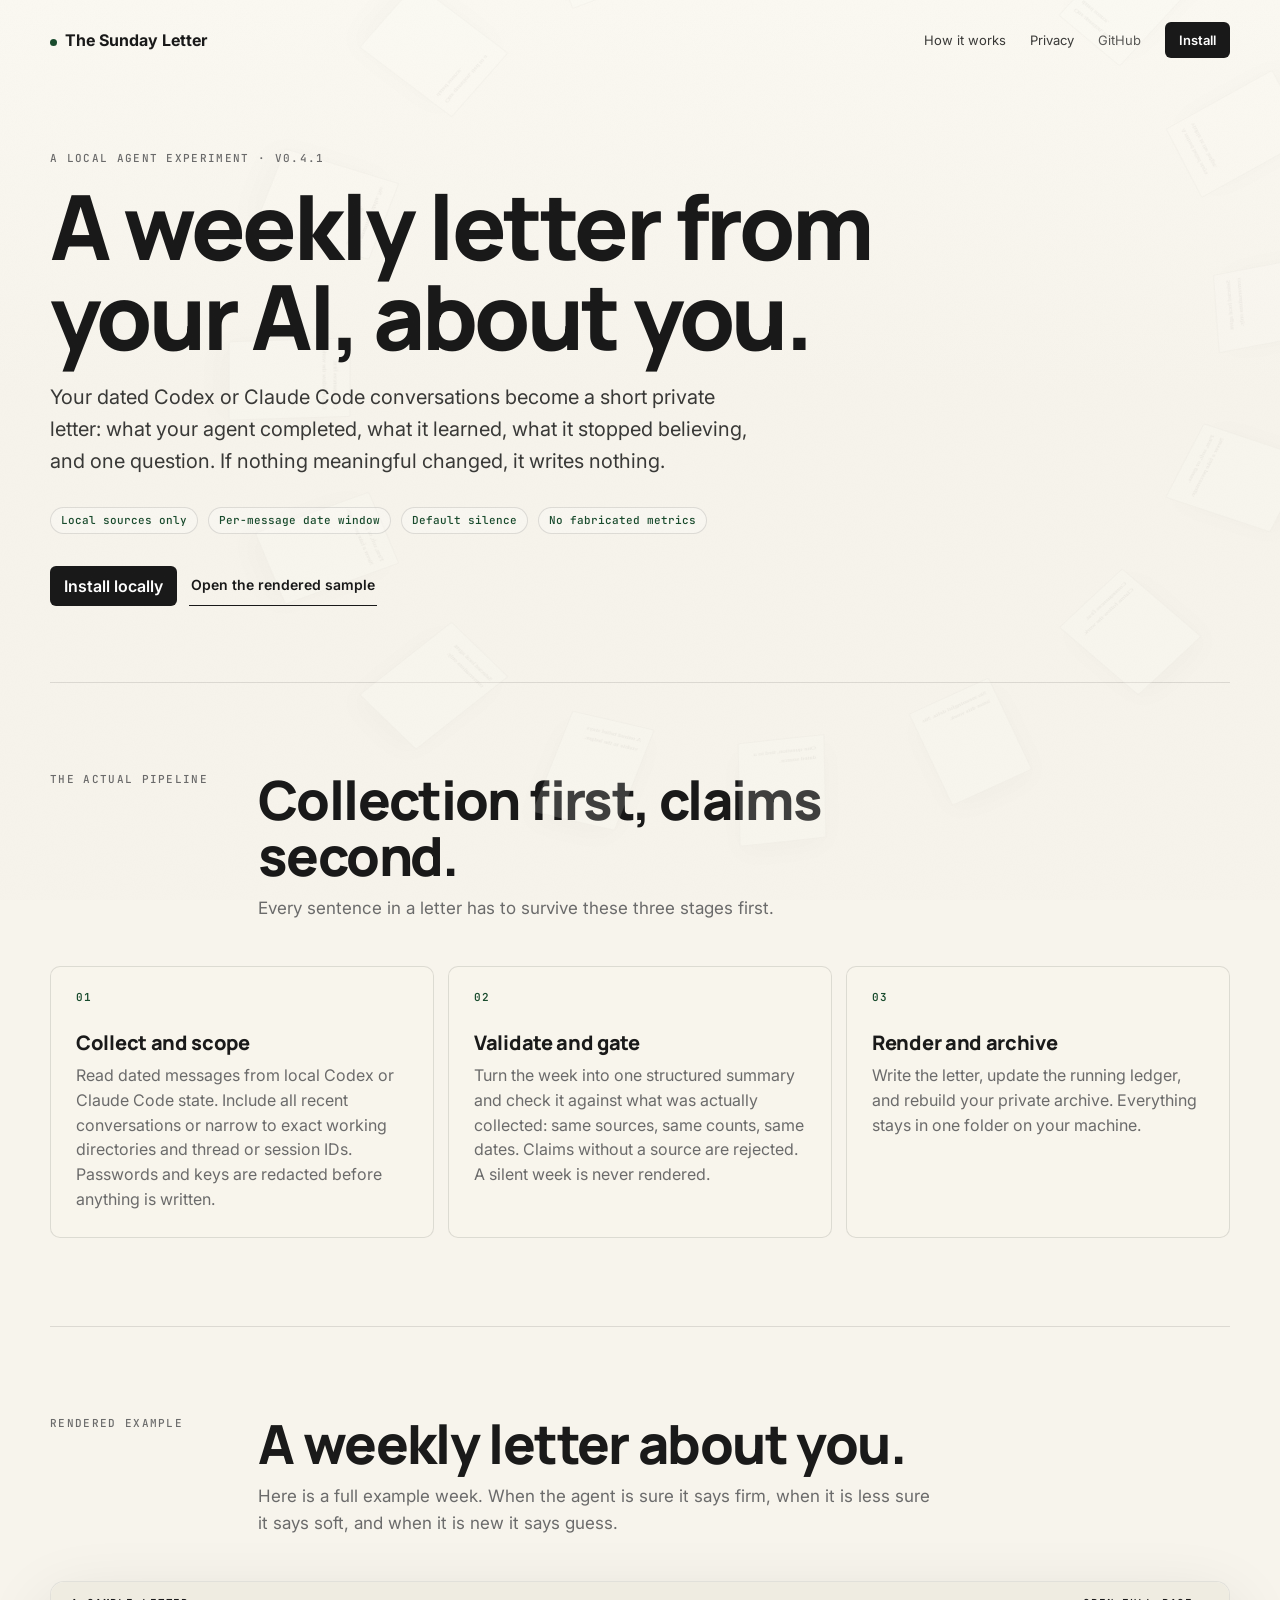
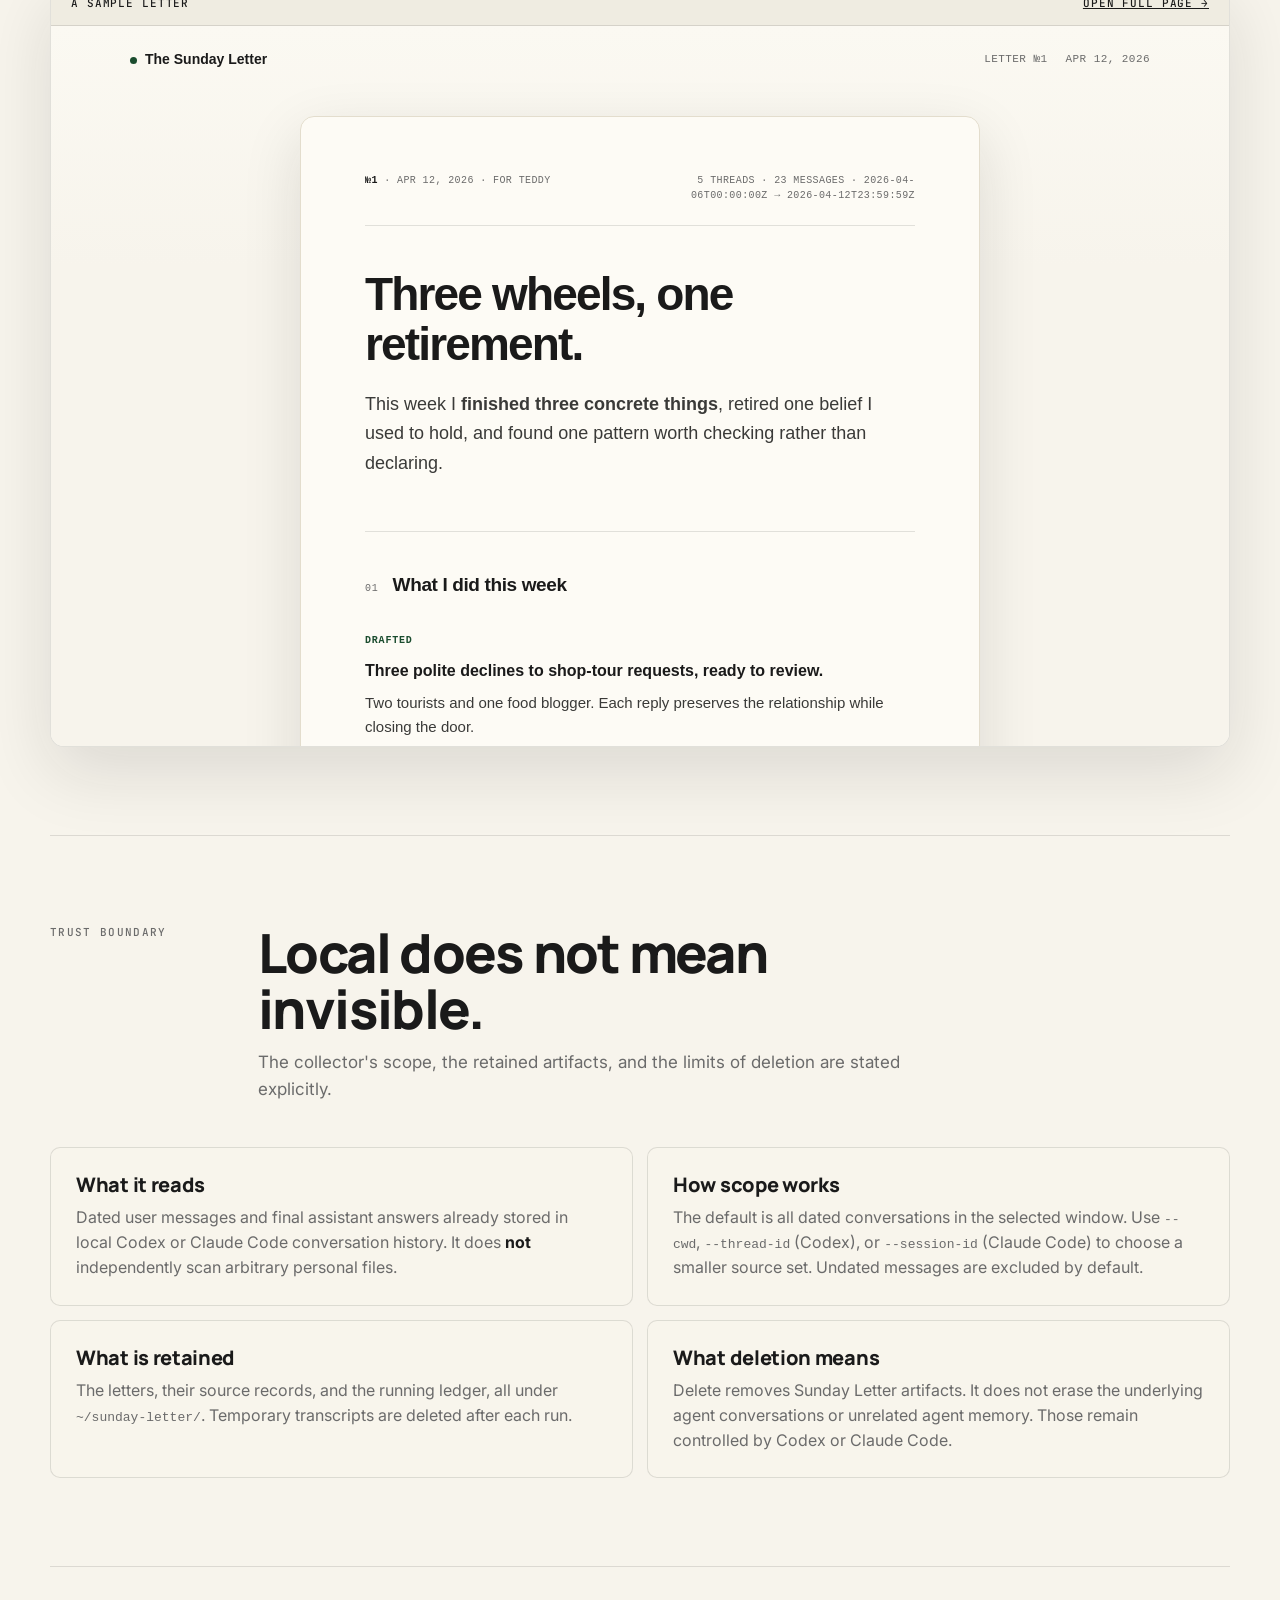
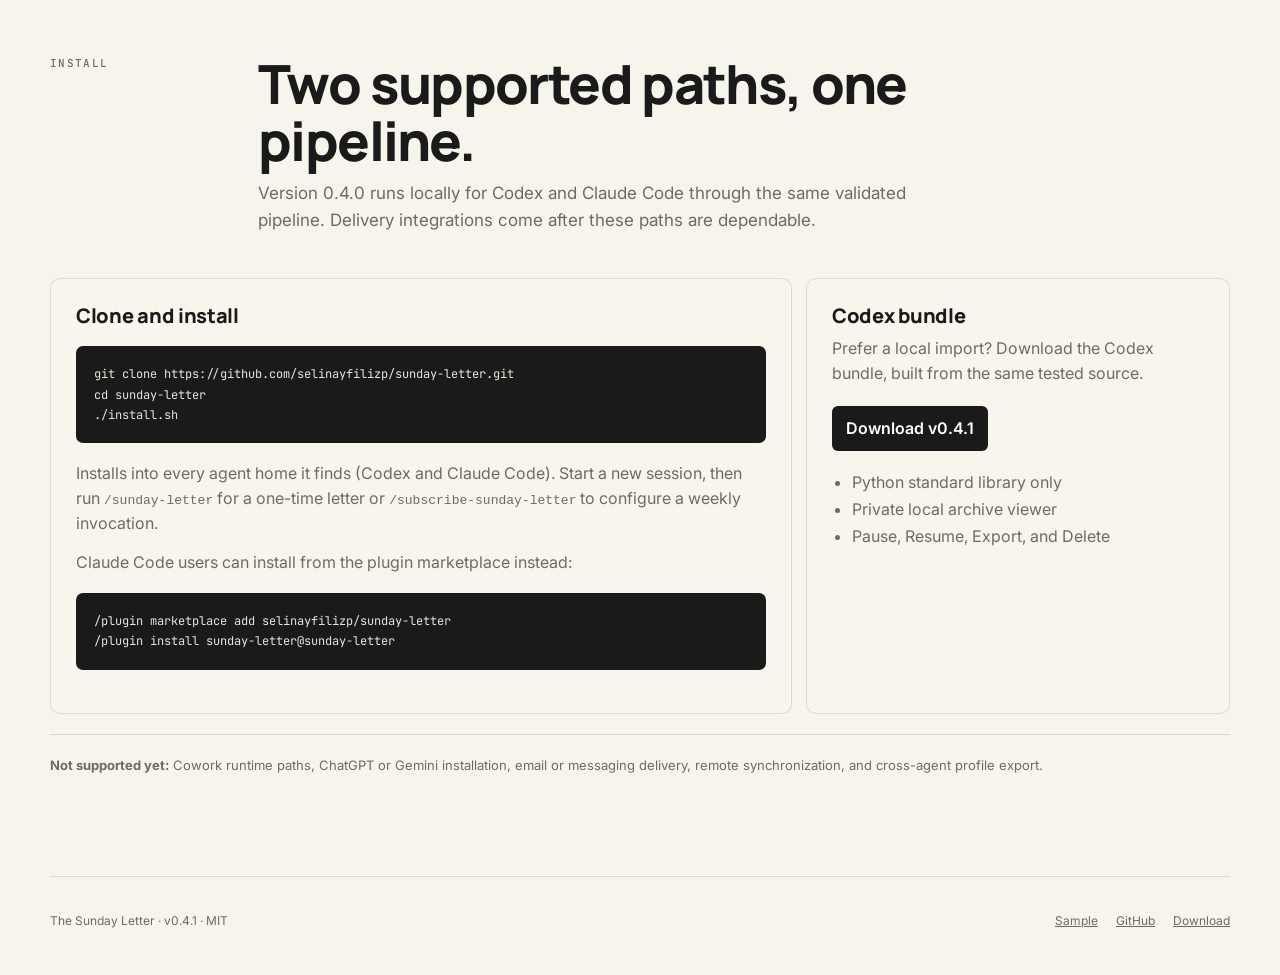
<file: docs/index.html>
<!doctype html>
<html lang="en">
<head>
  <meta charset="utf-8">
  <meta name="viewport" content="width=device-width,initial-scale=1">
  <meta name="description" content="A private local weekly letter grounded in dated Codex or Claude Code conversations. It writes only when something meaningful changed.">
  <link rel="icon" href="data:image/svg+xml,%3Csvg xmlns='http://www.w3.org/2000/svg' viewBox='0 0 32 32'%3E%3Ccircle cx='16' cy='16' r='13' fill='%23315c45'/%3E%3C/svg%3E">
  <title>The Sunday Letter · A local weekly reflection</title>
<meta property="og:type" content="website">
<meta property="og:title" content="The Sunday Letter, a weekly letter from your AI, about you">
<meta property="og:description" content="Your dated Codex or Claude Code conversations become a short private letter. Default is silence: no meaningful change, no letter.">
<meta property="og:url" content="https://selinayfilizp.github.io/sunday-letter/">
<meta property="og:image" content="https://selinayfilizp.github.io/sunday-letter/og.png">
<meta property="og:image:width" content="1200">
<meta property="og:image:height" content="630">
<meta name="twitter:card" content="summary_large_image">
<meta name="twitter:title" content="The Sunday Letter, a weekly letter from your AI, about you">
<meta name="twitter:description" content="Your dated Codex or Claude Code conversations become a short private letter. Default is silence: no meaningful change, no letter.">
<meta name="twitter:image" content="https://selinayfilizp.github.io/sunday-letter/og.png">

  <link rel="preconnect" href="https://fonts.googleapis.com">
  <link rel="preconnect" href="https://fonts.gstatic.com" crossorigin>
  <link href="https://fonts.googleapis.com/css2?family=Homemade+Apple&family=Inter:wght@400;500;600;700&family=JetBrains+Mono:wght@400;500;600&family=Manrope:wght@700;800&display=swap" rel="stylesheet">
  <style>
    :root {
      --paper:#f7f4ec; --paper-2:#efece1; --card:#fdfbf5; --ink:#1a1a1a;
      --ink-2:#3a3a38; --muted:#6b6b6b; --faint:#9b978d; --green:#1a4c2e;
      --rule:rgba(26,26,26,.12); --shadow:0 24px 70px rgba(26,26,26,.12);
      --ui:Inter,-apple-system,BlinkMacSystemFont,"Segoe UI",sans-serif;
      --mono:"JetBrains Mono",ui-monospace,SFMono-Regular,Menlo,monospace;
      --serif:"Manrope",Inter,-apple-system,sans-serif; --hand:"Homemade Apple",cursive;
    }
    *{box-sizing:border-box} html{scroll-behavior:smooth} body{margin:0;background:linear-gradient(#fbf9f2 0,#f7f4ec 390px);color:var(--ink);font-family:var(--ui);overflow-x:hidden} em,i{font-style:normal}
    body::after{content:"";position:fixed;inset:0;z-index:1000;pointer-events:none;opacity:.38;background-image:url("data:image/svg+xml,%3Csvg xmlns='http://www.w3.org/2000/svg' width='140' height='140'%3E%3Cfilter id='n'%3E%3CfeTurbulence type='fractalNoise' baseFrequency='.9' numOctaves='2'/%3E%3CfeColorMatrix values='0 0 0 0 0 0 0 0 0 0 0 0 0 0 0 0 0 0 .025 0'/%3E%3C/filter%3E%3Crect width='140' height='140' filter='url(%23n)'/%3E%3C/svg%3E")}
    a{color:inherit}.topbar{width:min(1180px,calc(100% - 40px));margin:auto;padding:22px 0;display:flex;align-items:center;justify-content:space-between;gap:20px}
    .wordmark{font-weight:700;text-decoration:none;white-space:nowrap}.dot{display:inline-block;width:7px;height:7px;border-radius:50%;background:var(--green);margin-right:8px}
    nav{display:flex;align-items:center;gap:24px;font-size:13px}nav a{text-decoration:none;color:var(--ink-2)}.pill{display:inline-block;background:var(--ink);color:white!important;border-radius:6px;padding:10px 14px;text-decoration:none;font-weight:600}
    .hero{position:relative;width:min(1180px,calc(100% - 40px));margin:70px auto 76px;isolation:isolate}.hero>*:not(.hero-orbit){position:relative;z-index:2}.eyebrow,.kicker{font:500 11px/1.5 var(--mono);letter-spacing:.12em;text-transform:uppercase;color:var(--muted)}
    h1{max-width:940px;margin:14px 0 20px;font:800 clamp(46px,7.2vw,90px)/1.0 var(--serif);letter-spacing:-.035em}.hero p{max-width:700px;margin:0;color:var(--ink-2);font-size:20px;line-height:1.6}
    .badges{display:flex;flex-wrap:wrap;gap:10px;margin-top:30px}.badge{border:1px solid var(--rule);border-radius:999px;padding:7px 10px;font:500 11px/1 var(--mono);color:var(--green);background:rgba(255,255,255,.25)}
    .hero-actions{display:flex;flex-wrap:wrap;gap:12px;margin-top:32px}.secondary{display:inline-block;border-bottom:1px solid var(--ink);padding:10px 2px 6px;text-decoration:none;font-weight:600;font-size:14px}
    .section{width:min(1180px,calc(100% - 40px));margin:0 auto;padding:88px 0;border-top:1px solid var(--rule)}.section-head{display:grid;grid-template-columns:180px minmax(0,680px);gap:28px;margin-bottom:44px}
    h2{margin:0;font:800 clamp(32px,4.6vw,54px)/1.04 var(--serif);letter-spacing:-.03em}.section-head p{margin:12px 0 0;color:var(--muted);font-size:17px;line-height:1.6}
    .steps{display:grid;grid-template-columns:repeat(3,1fr);gap:14px}.step,.trust-card,.install-card{background:rgba(248,245,236,.72);border:1px solid var(--rule);border-radius:10px;padding:25px}
    .num{font:600 11px/1 var(--mono);color:var(--green);letter-spacing:.1em}.step h3,.trust-card h3,.install-card h3{margin:28px 0 8px;font:800 20px/1.2 var(--serif);letter-spacing:-.015em}.step p,.trust-card p,.install-card p{margin:0;color:var(--muted);line-height:1.55}
    .sample{background:var(--card);border:1px solid var(--rule);border-radius:14px;box-shadow:var(--shadow);overflow:hidden}.sample-bar{display:flex;align-items:center;justify-content:space-between;gap:20px;padding:16px 20px;background:var(--paper-2);border-bottom:1px solid var(--rule);font:500 11px/1 var(--mono);text-transform:uppercase;letter-spacing:.08em}.sample iframe{display:block;width:100%;height:720px;border:0;background:var(--paper)}
    .trust-grid{display:grid;grid-template-columns:repeat(2,1fr);gap:14px}.trust-card h3{margin-top:0}.trust-card strong{color:var(--ink)}
    .install-grid{display:grid;grid-template-columns:1.4fr .8fr;gap:14px}.install-card h3{margin-top:0}.code{margin:18px 0;padding:18px;border-radius:7px;background:#1a1a1a;color:#e9e5da;overflow:auto;font:12px/1.7 var(--mono);white-space:pre}.install-card ul{margin:18px 0 0;padding-left:20px;color:var(--muted);line-height:1.7}
    .non-goals{margin-top:20px;padding-top:20px;border-top:1px solid var(--rule);color:var(--muted);font-size:13px;line-height:1.6}
    footer{width:min(1180px,calc(100% - 40px));margin:auto;padding:36px 0 48px;border-top:1px solid var(--rule);display:flex;justify-content:space-between;gap:20px;color:var(--muted);font-size:12px}footer div{display:flex;gap:18px}
    #intro{position:fixed;inset:0;z-index:2000;display:flex;align-items:center;justify-content:center;overflow:hidden;background:#0b0a08;color:#efe7d2;cursor:pointer;transition:opacity .7s ease}
    #intro[hidden]{display:none}#intro.done{opacity:0;pointer-events:none}.vortex-stage{position:absolute;inset:0;display:flex;align-items:center;justify-content:center;perspective:1500px;transition:transform 1s cubic-bezier(.6,0,.3,1),opacity .75s ease}#intro.open .vortex-stage{transform:scale(4.4);opacity:0}
    .vortex-tilt{transform:rotateX(58deg) rotateZ(-14deg);transform-style:preserve-3d}.vortex-ring{position:relative;width:0;height:0;transform-style:preserve-3d;animation:vortex-spin 26s linear infinite}.vortex-wrap{position:absolute;transform:rotateY(var(--angle)) translateZ(var(--radius));transform-style:preserve-3d}.vortex-card{position:absolute;left:-46px;top:-64px;width:92px;height:128px;padding:9px 8px;overflow:hidden;border-radius:2px;background:linear-gradient(160deg,#f3ecd9,#e5d8bb);box-shadow:0 0 26px rgba(0,0,0,.55);color:rgba(62,46,24,.76);font:7px/1.5 var(--hand);transform:rotateX(96deg) rotate(var(--jitter));opacity:0;transition:opacity .8s ease var(--delay)}#intro.assembled .vortex-card{opacity:1}
    @keyframes vortex-spin{to{transform:rotateY(-360deg)}}.intro-copy{position:relative;z-index:2;text-align:center;font:12px/1.6 var(--mono);letter-spacing:.28em;text-transform:uppercase}.intro-copy small{display:block;margin-top:12px;color:rgba(239,231,210,.45);font-size:9px}.intro-dot{display:inline-block;width:7px;height:7px;margin-right:10px;border-radius:50%;background:var(--green)}
    .hero-orbit{position:absolute;z-index:0;left:62%;top:42%;pointer-events:none;opacity:.17}.hero-orbit .vortex-tilt{transform:rotateX(64deg) rotateZ(-10deg)}.hero-orbit .vortex-ring{animation-duration:70s}.hero-orbit .vortex-card{width:88px;height:122px;left:-44px;top:-61px;opacity:1;background:var(--card);border:1px solid var(--rule);box-shadow:0 12px 30px rgba(26,22,12,.12);color:rgba(26,26,26,.42)}
    @media(max-width:800px){nav a:not(.pill){display:none}.hero{margin:44px auto 58px}.hero p{font-size:17px}.section{padding:64px 0}.section-head{grid-template-columns:1fr}.steps,.trust-grid,.install-grid{grid-template-columns:1fr}.sample iframe{height:620px}.topbar{width:min(100% - 28px,1180px)}.hero,.section,footer{width:min(100% - 28px,1180px)}footer{flex-direction:column}}
    @media(prefers-reduced-motion:reduce){*,*::before,*::after{animation-duration:.01s!important;transition-duration:.01s!important}html{scroll-behavior:auto}}
  </style>
</head>
<body>
  <div id="intro" hidden role="button" tabindex="0" aria-label="Open The Sunday Letter">
    <div class="vortex-stage" aria-hidden="true"><div class="vortex-tilt"><div class="vortex-ring" id="intro-ring"></div></div></div>
    <div class="intro-copy"><span class="intro-dot"></span>The Sunday Letter<small>Click to open · plays once per session</small></div>
  </div>
  <header class="topbar">
    <a class="wordmark" href="#top"><span class="dot"></span>The Sunday Letter</a>
    <nav aria-label="Primary navigation">
      <a href="#how">How it works</a>
      <a href="#trust">Privacy</a>
      <a href="https://github.com/selinayfilizp/sunday-letter">GitHub</a>
      <a class="pill" href="#install">Install</a>
    </nav>
  </header>

  <main id="top">
    <section class="hero">
      <div class="hero-orbit" aria-hidden="true"><div class="vortex-tilt"><div class="vortex-ring" id="hero-ring"></div></div></div>
      <div class="eyebrow">A local agent experiment · v0.4.1</div>
      <h1>A weekly letter from your AI, about you.</h1>
      <p>Your dated Codex or Claude Code conversations become a short private letter: what your agent completed, what it learned, what it stopped believing, and one question. If nothing meaningful changed, it writes nothing.</p>
      <div class="badges">
        <span class="badge">Local sources only</span>
        <span class="badge">Per-message date window</span>
        <span class="badge">Default silence</span>
        <span class="badge">No fabricated metrics</span>
      </div>
      <div class="hero-actions">
        <a class="pill" href="#install">Install locally</a>
        <a class="secondary" href="sample-letter.html">Open the rendered sample</a>
      </div>
    </section>

    <section class="section" id="how">
      <div class="section-head">
        <div class="kicker">The actual pipeline</div>
        <div><h2>Collection first, claims second.</h2><p>Every sentence in a letter has to survive these three stages first.</p></div>
      </div>
      <div class="steps">
        <article class="step"><div class="num">01</div><h3>Collect and scope</h3><p>Read dated messages from local Codex or Claude Code state. Include all recent conversations or narrow to exact working directories and thread or session IDs. Passwords and keys are redacted before anything is written.</p></article>
        <article class="step"><div class="num">02</div><h3>Validate and gate</h3><p>Turn the week into one structured summary and check it against what was actually collected: same sources, same counts, same dates. Claims without a source are rejected. A silent week is never rendered.</p></article>
        <article class="step"><div class="num">03</div><h3>Render and archive</h3><p>Write the letter, update the running ledger, and rebuild your private archive. Everything stays in one folder on your machine.</p></article>
      </div>
    </section>

    <section class="section">
      <div class="section-head">
        <div class="kicker">Rendered example</div>
        <div><h2>A weekly letter about you.</h2><p>Here is a full example week. When the agent is sure it says firm, when it is less sure it says soft, and when it is new it says guess.</p></div>
      </div>
      <div class="sample">
        <div class="sample-bar"><span>A sample letter</span><a href="sample-letter.html">Open full page →</a></div>
        <iframe src="sample-letter.html" title="Rendered Sunday Letter example"></iframe>
      </div>
    </section>

    <section class="section" id="trust">
      <div class="section-head">
        <div class="kicker">Trust boundary</div>
        <div><h2>Local does not mean invisible.</h2><p>The collector's scope, the retained artifacts, and the limits of deletion are stated explicitly.</p></div>
      </div>
      <div class="trust-grid">
        <article class="trust-card"><h3>What it reads</h3><p>Dated user messages and final assistant answers already stored in local Codex or Claude Code conversation history. It does <strong>not</strong> independently scan arbitrary personal files.</p></article>
        <article class="trust-card"><h3>How scope works</h3><p>The default is all dated conversations in the selected window. Use <code>--cwd</code>, <code>--thread-id</code> (Codex), or <code>--session-id</code> (Claude Code) to choose a smaller source set. Undated messages are excluded by default.</p></article>
        <article class="trust-card"><h3>What is retained</h3><p>The letters, their source records, and the running ledger, all under <code>~/sunday-letter/</code>. Temporary transcripts are deleted after each run.</p></article>
        <article class="trust-card"><h3>What deletion means</h3><p>Delete removes Sunday Letter artifacts. It does not erase the underlying agent conversations or unrelated agent memory. Those remain controlled by Codex or Claude Code.</p></article>
      </div>
    </section>

    <section class="section" id="install">
      <div class="section-head">
        <div class="kicker">Install</div>
        <div><h2>Two supported paths, one pipeline.</h2><p>Version 0.4.0 runs locally for Codex and Claude Code through the same validated pipeline. Delivery integrations come after these paths are dependable.</p></div>
      </div>
      <div class="install-grid">
        <article class="install-card">
          <h3>Clone and install</h3>
          <div class="code">git clone https://github.com/selinayfilizp/sunday-letter.git
cd sunday-letter
./install.sh</div>
          <p>Installs into every agent home it finds (Codex and Claude Code). Start a new session, then run <code>/sunday-letter</code> for a one-time letter or <code>/subscribe-sunday-letter</code> to configure a weekly invocation.</p>
          <p style="margin-top:14px">Claude Code users can install from the plugin marketplace instead:</p>
          <div class="code">/plugin marketplace add selinayfilizp/sunday-letter
/plugin install sunday-letter@sunday-letter</div>
        </article>
        <article class="install-card">
          <h3>Codex bundle</h3>
          <p>Prefer a local import? Download the Codex bundle, built from the same tested source.</p>
          <p style="margin-top:20px"><a class="pill" href="sunday-letter-codex.plugin" download>Download v0.4.1</a></p>
          <ul><li>Python standard library only</li><li>Private local archive viewer</li><li>Pause, Resume, Export, and Delete</li></ul>
        </article>
      </div>
      <p class="non-goals"><strong>Not supported yet:</strong> Cowork runtime paths, ChatGPT or Gemini installation, email or messaging delivery, remote synchronization, and cross-agent profile export.</p>
    </section>
  </main>

  <footer>
    <span>The Sunday Letter · v0.4.1 · MIT</span>
    <div><a href="sample-letter.html">Sample</a><a href="https://github.com/selinayfilizp/sunday-letter">GitHub</a><a href="sunday-letter-codex.plugin" download>Download</a></div>
  </footer>
  <script>
  (function () {
    var lines = [
      "Consequences first. Claims follow the work.",
      "No meaningful delta. No letter this week.",
      "One question, tied to a dated source.",
      "A retired belief stays visible in the ledger.",
      "Selected local agent conversations only.",
      "Firm, soft, or guess. Never a fake percentage."
    ];
    function buildRing(target, count, radius) {
      if (!target) return;
      for (var index = 0; index < count; index += 1) {
        var wrap = document.createElement("div");
        wrap.className = "vortex-wrap";
        wrap.style.setProperty("--angle", (360 / count * index) + "deg");
        wrap.style.setProperty("--radius", radius + "px");
        var card = document.createElement("div");
        card.className = "vortex-card";
        card.style.setProperty("--jitter", ((index % 5) - 2) * 2 + "deg");
        card.style.setProperty("--delay", (index * .04) + "s");
        card.textContent = lines[index % lines.length];
        wrap.appendChild(card);
        target.appendChild(wrap);
      }
    }
    buildRing(document.getElementById("hero-ring"), 16, 500);
    var intro = document.getElementById("intro");
    var reduced = window.matchMedia("(prefers-reduced-motion: reduce)").matches;
    var seen = false;
    try { seen = sessionStorage.getItem("sunday-letter-intro") === "1"; } catch (error) {}
    if (reduced || seen) {
      intro.remove();
      return;
    }
    intro.hidden = false;
    buildRing(document.getElementById("intro-ring"), 24, 330);
    requestAnimationFrame(function () { intro.classList.add("assembled"); });
    var opened = false;
    function openLetter() {
      if (opened) return;
      opened = true;
      try { sessionStorage.setItem("sunday-letter-intro", "1"); } catch (error) {}
      intro.classList.add("open");
      window.setTimeout(function () { intro.classList.add("done"); }, 250);
      window.setTimeout(function () { intro.remove(); }, 1000);
    }
    intro.addEventListener("click", openLetter);
    intro.addEventListener("keydown", function (event) {
      if (["Enter", " ", "Escape"].indexOf(event.key) >= 0) openLetter();
    });
    window.setTimeout(openLetter, 1500);
  }());
  </script>
</body>
</html>
</file>
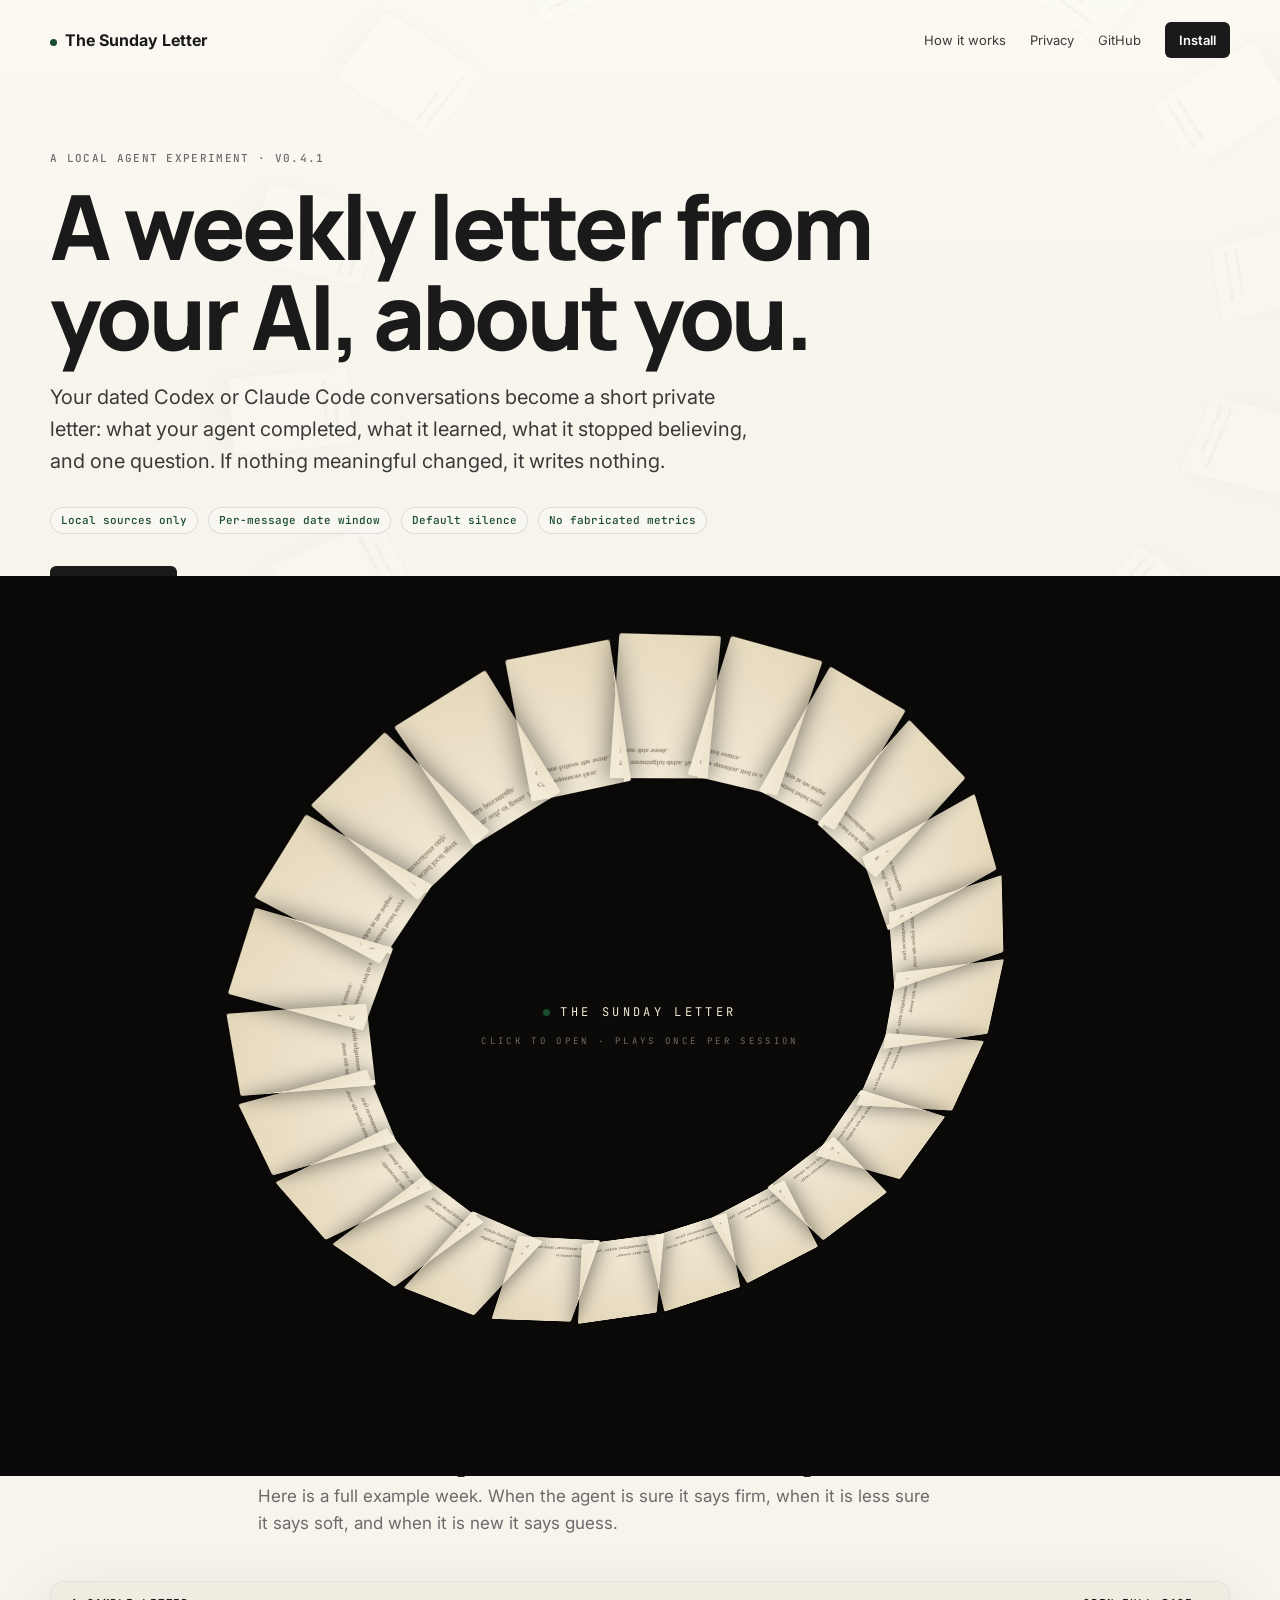
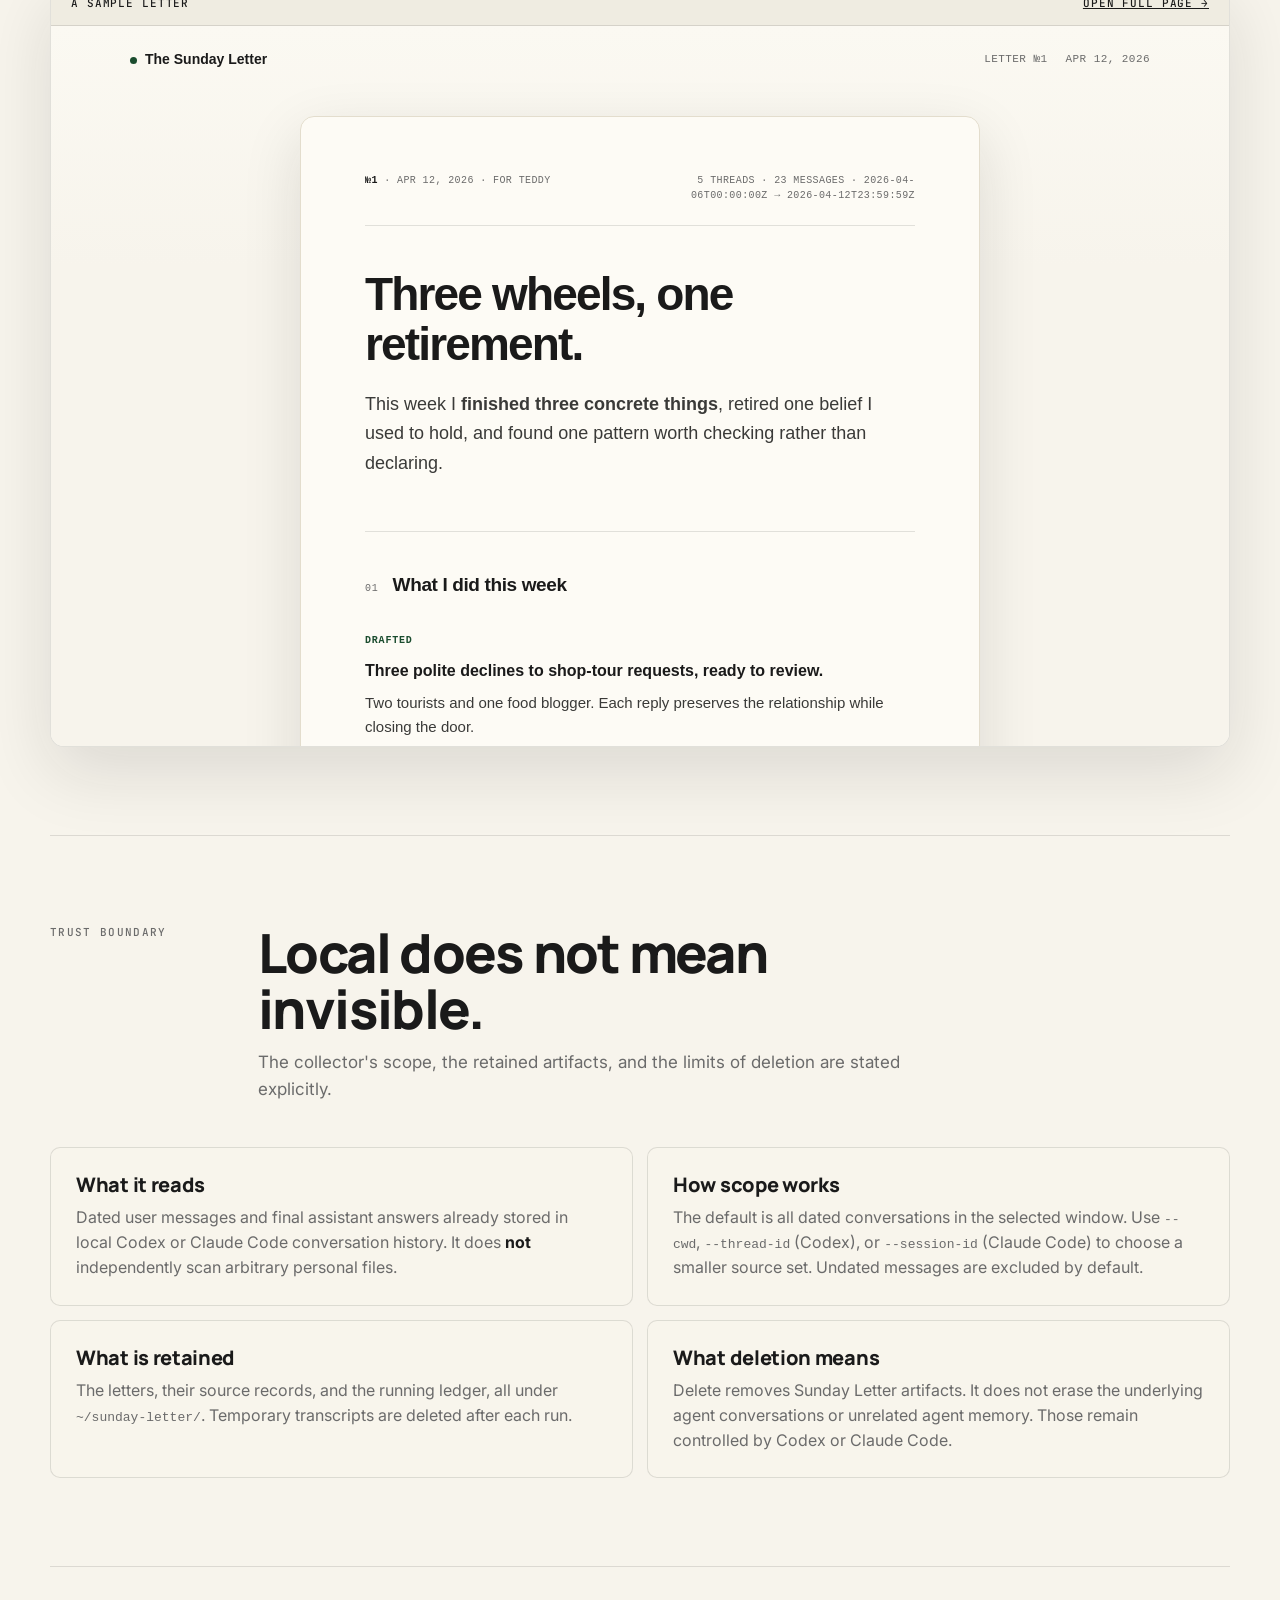
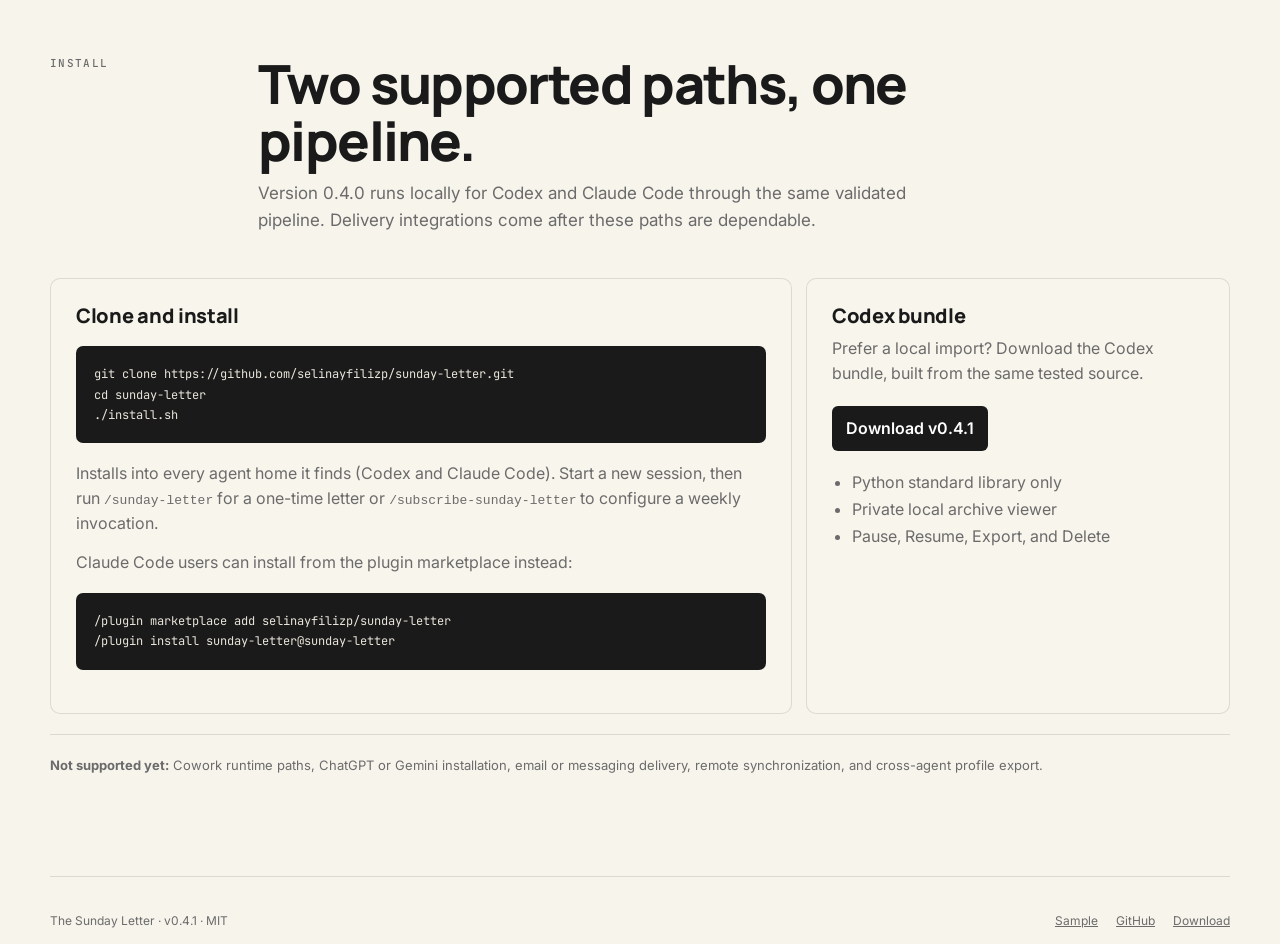
<file: docs/codex.html>
<!doctype html>
<html lang="en">
<head><meta charset="utf-8"><meta name="viewport" content="width=device-width,initial-scale=1"><meta http-equiv="refresh" content="0;url=index.html#how"><title>Codex · The Sunday Letter</title>
<meta property="og:type" content="website">
<meta property="og:title" content="The Sunday Letter for Codex">
<meta property="og:description" content="How the local Codex collector builds a dated, redacted weekly context bundle.">
<meta property="og:url" content="https://selinayfilizp.github.io/sunday-letter/">
<meta property="og:image" content="https://selinayfilizp.github.io/sunday-letter/og.png">
<meta property="og:image:width" content="1200">
<meta property="og:image:height" content="630">
<meta name="twitter:card" content="summary_large_image">
<meta name="twitter:title" content="The Sunday Letter for Codex">
<meta name="twitter:description" content="How the local Codex collector builds a dated, redacted weekly context bundle.">
<meta name="twitter:image" content="https://selinayfilizp.github.io/sunday-letter/og.png">
</head>
<body><p>The Codex documentation now lives on the <a href="index.html#how">main Sunday Letter page</a>.</p></body>
</html>
</file>
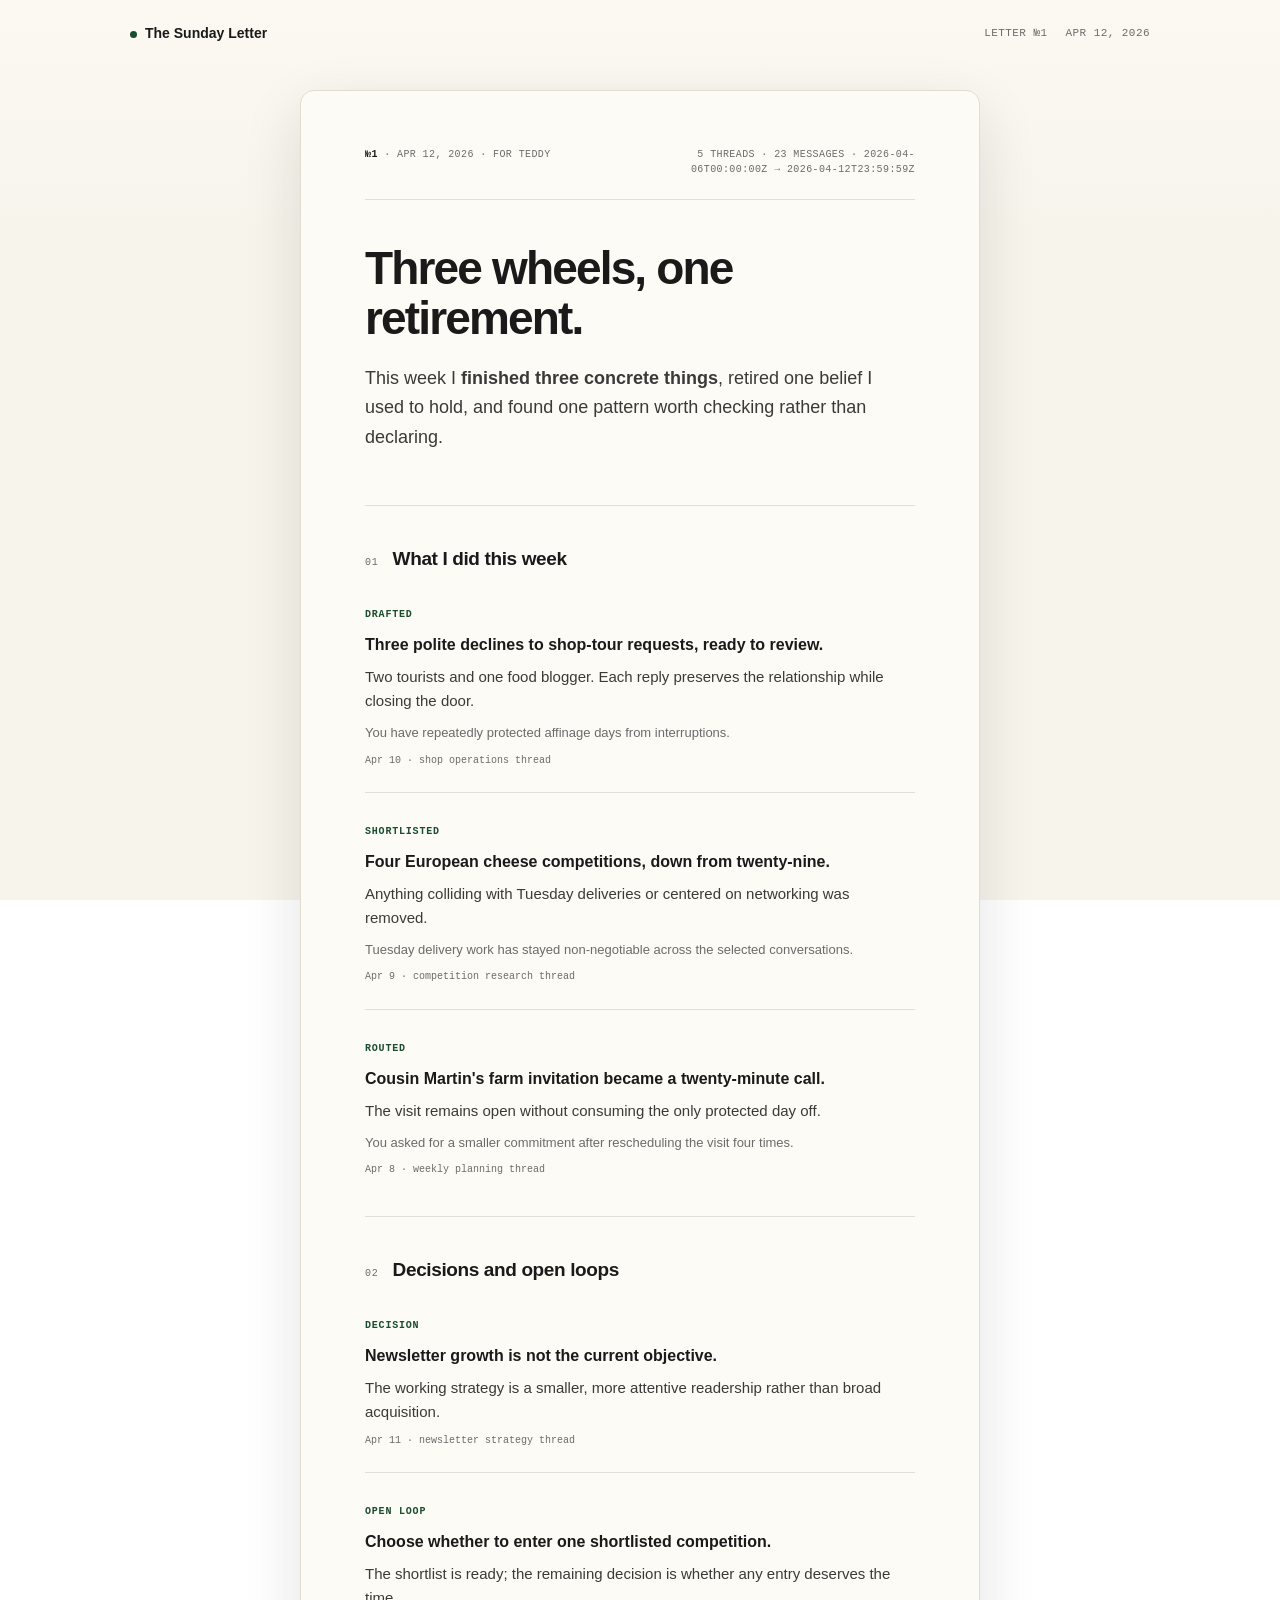
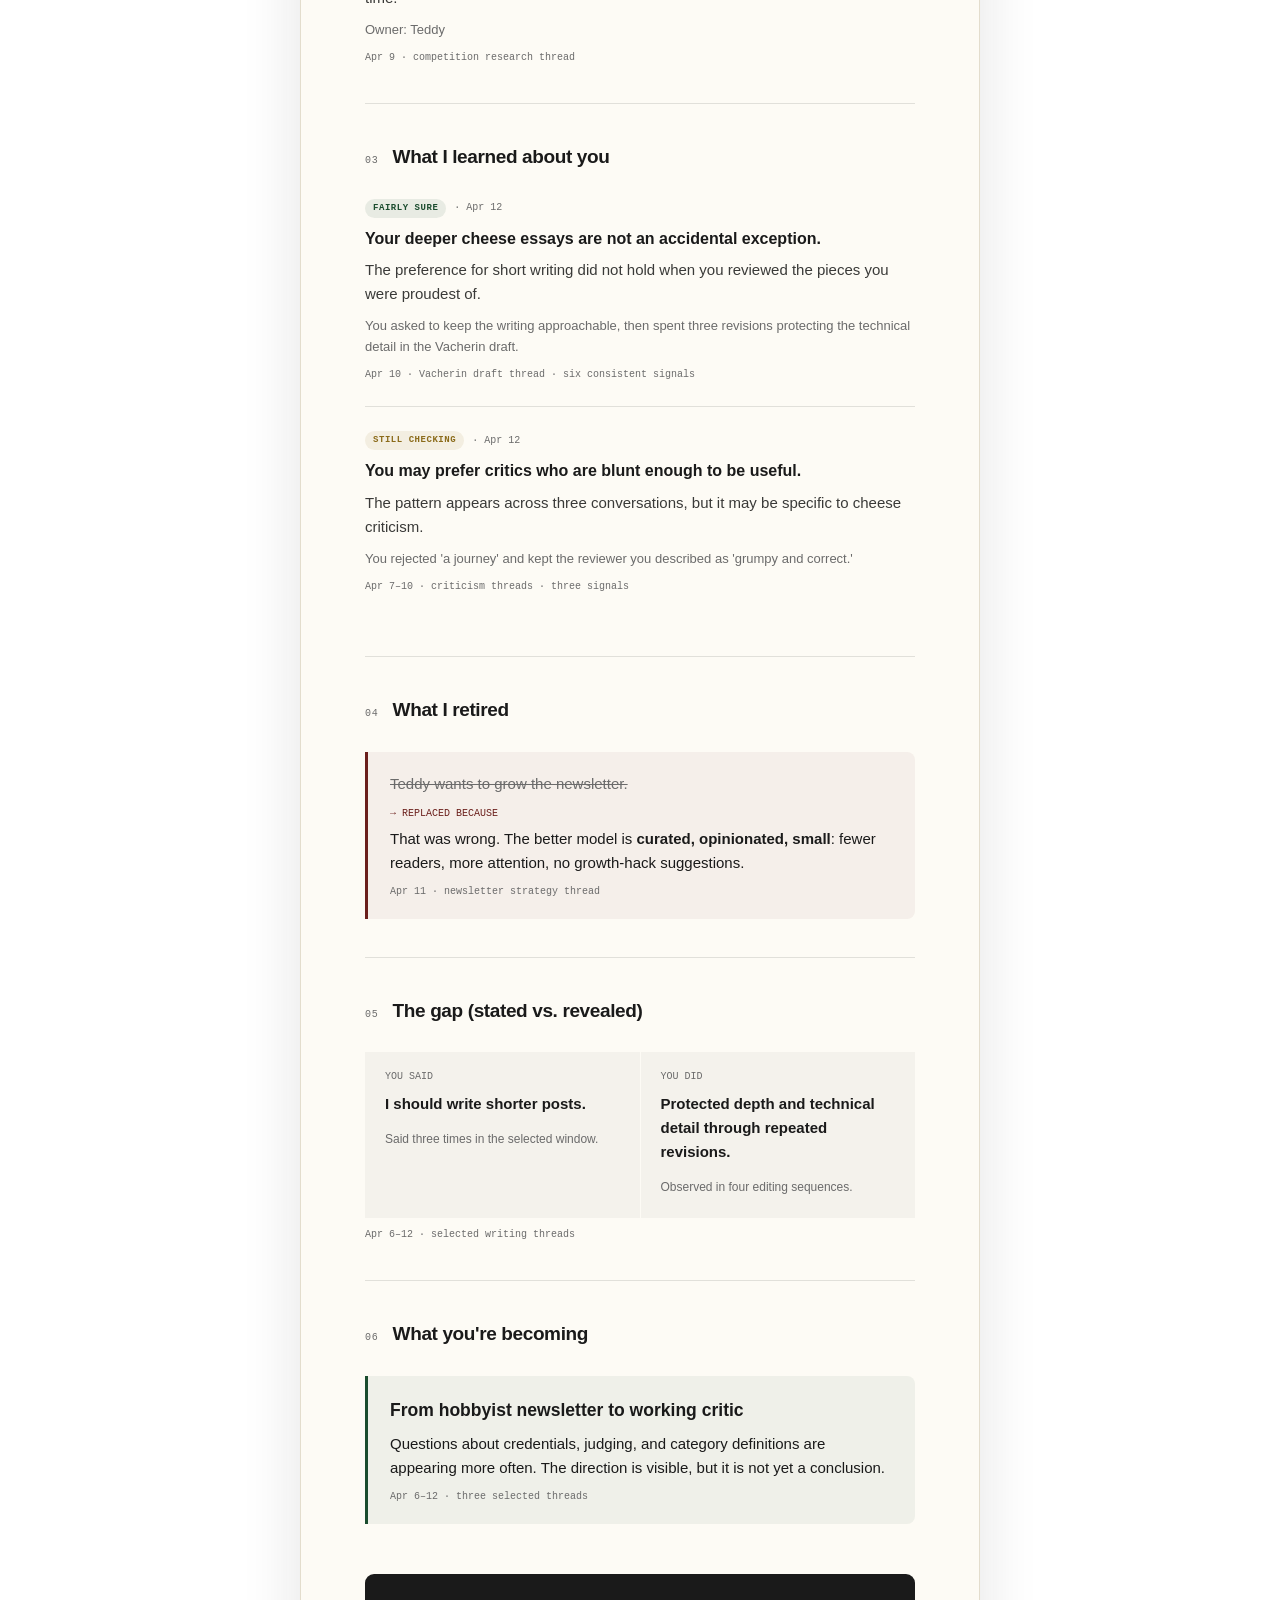
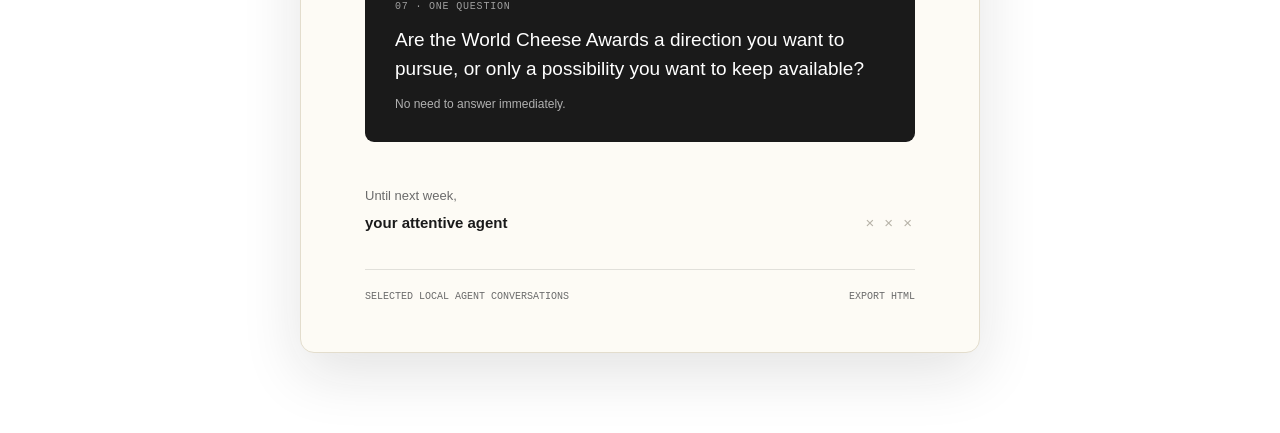
<file: docs/sample-letter.html>
<!DOCTYPE html>
<html lang="en">
<head>
<meta charset="UTF-8">
<meta name="viewport" content="width=device-width, initial-scale=1.0">
<meta http-equiv="Content-Security-Policy" content="default-src 'none'; style-src 'unsafe-inline'; base-uri 'none'; form-action 'none'">
<title>Letter №1 · Apr 12, 2026 · The Sunday Letter</title>
<meta property="og:type" content="website">
<meta property="og:title" content="A sample Sunday Letter">
<meta property="og:description" content="A rendered example of the weekly letter: consequences, calibrated observations, one retired belief, one question.">
<meta property="og:url" content="https://selinayfilizp.github.io/sunday-letter/sample-letter.html">
<meta property="og:image" content="https://selinayfilizp.github.io/sunday-letter/og.png">
<meta property="og:image:width" content="1200">
<meta property="og:image:height" content="630">
<meta name="twitter:card" content="summary_large_image">
<meta name="twitter:title" content="A sample Sunday Letter">
<meta name="twitter:description" content="A rendered example of the weekly letter: consequences, calibrated observations, one retired belief, one question.">
<meta name="twitter:image" content="https://selinayfilizp.github.io/sunday-letter/og.png">
<meta name="description" content="A local weekly note grounded in recent agent conversations.">
<style>
:root {
  --paper: #f7f4ec;
  --paper-active: #fdfbf5;
  --paper-edge: #e3ddcd;
  --sky: #fbf9f2;
  --ink: #1a1a1a;
  --ink-2: #3a3a38;
  --muted: #6b6b6b;
  --faint: #b5b1a6;
  --firm: #1a4c2e;
  --soft: #8b6b1a;
  --guess: #8b4a1a;
  --retired: #6b1f1c;
  --rule: rgba(26, 26, 26, 0.12);
  --ui: Inter, -apple-system, BlinkMacSystemFont, "Segoe UI", sans-serif;
  --mono: "JetBrains Mono", ui-monospace, Menlo, monospace;
}

* { box-sizing: border-box; }
html, body { margin: 0; padding: 0; }
em, i { font-style: normal; }

body {
  min-height: 100vh;
  color: var(--ink);
  background: linear-gradient(180deg, var(--sky) 0, var(--paper) 240px);
  background-attachment: fixed;
  font: 15px/1.6 var(--ui);
  -webkit-font-smoothing: antialiased;
}

a { color: inherit; }

.topbar {
  align-items: center;
  display: flex;
  justify-content: space-between;
  margin: 0 auto;
  max-width: 1100px;
  padding: 22px 40px;
}

.wordmark {
  font-size: 14px;
  font-weight: 700;
  text-decoration: none;
}

.wordmark .dot {
  background: var(--firm);
  border-radius: 50%;
  display: inline-block;
  height: 7px;
  margin-right: 8px;
  width: 7px;
}

.meta-right {
  color: var(--muted);
  display: flex;
  font: 11px/1 var(--mono);
  gap: 18px;
  letter-spacing: .04em;
  text-transform: uppercase;
}

.container { margin: 0 auto; max-width: 760px; padding: 24px 40px 80px; }

.note {
  background: var(--paper-active);
  border: 1px solid var(--paper-edge);
  border-radius: 14px;
  box-shadow: 0 20px 60px rgba(26, 26, 26, .12);
  padding: 56px 64px 48px;
}

.note-meta {
  align-items: flex-start;
  border-bottom: 1px solid var(--rule);
  color: var(--muted);
  display: flex;
  font: 10px/1.5 var(--mono);
  justify-content: space-between;
  letter-spacing: .04em;
  padding-bottom: 22px;
  text-transform: uppercase;
}

.note-meta-right { max-width: 48%; text-align: right; }
.num { color: var(--ink); font-weight: 600; }

.note-title {
  font-size: clamp(30px, 5vw, 46px);
  letter-spacing: -.04em;
  line-height: 1.08;
  margin: 44px 0 20px;
}

.note-lede { color: var(--ink-2); font-size: 18px; line-height: 1.65; margin: 0 0 52px; }
.section { border-top: 1px solid var(--rule); padding: 38px 0; }
.section-head { align-items: baseline; display: flex; gap: 14px; margin-bottom: 26px; }

.section-num, .question-label {
  color: var(--muted);
  font: 10px/1 var(--mono);
  letter-spacing: .08em;
  text-transform: uppercase;
}

.section-title { font-size: 19px; letter-spacing: -.02em; margin: 0; }
.csq-list { list-style: none; margin: 0; padding: 0; }
.csq { border-bottom: 1px solid var(--rule); padding: 0 0 24px; }
.csq + .csq { padding-top: 24px; }
.csq:last-child { border-bottom: 0; padding-bottom: 0; }

.csq-tag {
  color: var(--firm);
  font: 600 10px/1 var(--mono);
  letter-spacing: .08em;
  text-transform: uppercase;
}

.csq-title, .obs-title { font-size: 16px; margin: 8px 0 7px; }
.csq-body, .obs-body { color: var(--ink-2); margin: 0; }
.csq-because, .obs-evidence { color: var(--muted); font-size: 13px; margin-top: 10px; }
.obs { border-bottom: 1px solid var(--rule); padding: 0 0 24px; }
.obs + .obs { padding-top: 24px; }
.obs:last-child { border-bottom: 0; }
.obs-head { align-items: center; display: flex; gap: 8px; }
.obs-when { color: var(--muted); font: 10px/1 var(--mono); }

.badge {
  border-radius: 999px;
  display: inline-block;
  font: 600 9px/1 var(--mono);
  letter-spacing: .06em;
  padding: 5px 8px;
  text-transform: uppercase;
}

.badge.firm { background: rgba(26, 76, 46, .09); color: var(--firm); }
.badge.soft { background: rgba(139, 107, 26, .09); color: var(--soft); }
.badge.guess { background: rgba(139, 74, 26, .09); color: var(--guess); }

.obs-prov {
  color: var(--muted);
  font: 10px/1.45 var(--mono);
  margin-top: 10px;
  overflow-wrap: anywhere;
}

.retired-card, .becoming-card {
  background: rgba(107, 31, 28, .05);
  border-left: 3px solid var(--retired);
  border-radius: 0 8px 8px 0;
  padding: 20px 22px;
}

.retired-card + .retired-card { margin-top: 14px; }
.retired-old { color: var(--muted); margin: 0; text-decoration: line-through; }
.retired-arrow { color: var(--retired); font: 10px/1 var(--mono); margin: 13px 0 8px; text-transform: uppercase; }
.retired-why, .becoming-body { margin: 0; }

.gap-grid { display: grid; gap: 1px; grid-template-columns: 1fr 1fr; }
.gap-cell { background: rgba(26, 26, 26, .04); padding: 20px; }
.gap-label { color: var(--muted); font: 10px/1 var(--mono); text-transform: uppercase; }
.gap-value { font-weight: 600; margin: 10px 0 14px; }
.gap-count { color: var(--muted); font-size: 12px; }
.becoming-card { background: rgba(26, 76, 46, .06); border-color: var(--firm); }
.becoming-title { margin: 0 0 8px; }

.question-block {
  background: var(--ink);
  border-radius: 9px;
  color: white;
  margin-top: 12px;
  padding: 28px 30px;
}

.question-label { color: rgba(255, 255, 255, .58); }
.question { font-size: 19px; line-height: 1.5; margin: 14px 0 0; }
.question-note { color: rgba(255, 255, 255, .66); font-size: 12px; margin: 12px 0 0; }
.note-close { align-items: flex-end; display: flex; justify-content: space-between; padding: 44px 0 34px; }
.signoff-line { color: var(--muted); font-size: 13px; }
.sig-name { font-weight: 600; margin-top: 4px; }
.close-mark { color: var(--faint); letter-spacing: .2em; }

.note-foot {
  border-top: 1px solid var(--rule);
  color: var(--muted);
  display: flex;
  font: 10px/1.4 var(--mono);
  justify-content: space-between;
  padding-top: 20px;
  text-transform: uppercase;
}

.note-foot-right { display: flex; gap: 18px; }
.note-foot-right a { text-decoration: none; }
.note-foot-right a:hover { text-decoration: underline; }

@media (max-width: 680px) {
  .topbar { padding: 18px 20px; }
  .meta-right span:first-child { display: none; }
  .container { padding: 12px 12px 48px; }
  .note { border-radius: 10px; padding: 34px 24px 28px; }
  .note-meta { display: block; }
  .note-meta-right { margin-top: 8px; max-width: none; text-align: left; }
  .note-title { margin-top: 32px; }
  .gap-grid { grid-template-columns: 1fr; }
  .note-foot { align-items: flex-start; flex-direction: column; gap: 14px; }
}

@media print {
  body { background: white; }
  .topbar { display: none; }
  .container { max-width: none; padding: 0; }
  .note { border: 0; box-shadow: none; padding: 0; }
}

</style>
</head>
<body>
<header class="topbar">
  <span class="wordmark"><span class="dot"></span>The Sunday Letter</span>
  <div class="meta-right"><span>Letter №1</span><span>Apr 12, 2026</span></div>
</header>
<main class="container">
  <article class="note">
    <div class="note-meta">
      <div class="note-meta-left"><span class="num">№1</span> · Apr 12, 2026 · for Teddy</div>
      <div class="note-meta-right">5 threads · 23 messages · 2026-04-06T00:00:00Z → 2026-04-12T23:59:59Z</div>
    </div>
    <h1 class="note-title">Three wheels, one retirement.</h1>
    <p class="note-lede">This week I <strong>finished three concrete things</strong>, retired one belief I used to hold, and found one pattern worth checking rather than declaring.</p>
    
    <section class="section">
      <div class="section-head">
        <span class="section-num">01</span>
        <h2 class="section-title">What I did this week</h2>
      </div>
      <ol class="csq-list">
        <li class="csq">
          <div>
            <span class="csq-tag">Drafted</span>
            <h3 class="csq-title">Three polite declines to shop-tour requests, ready to review.</h3>
            <p class="csq-body">Two tourists and one food blogger. Each reply preserves the relationship while closing the door.</p>
            <div class="csq-because">You have repeatedly protected affinage days from interruptions.</div>
            <div class="obs-prov">Apr 10 · shop operations thread</div>
          </div>
        </li>
        <li class="csq">
          <div>
            <span class="csq-tag">Shortlisted</span>
            <h3 class="csq-title">Four European cheese competitions, down from twenty-nine.</h3>
            <p class="csq-body">Anything colliding with Tuesday deliveries or centered on networking was removed.</p>
            <div class="csq-because">Tuesday delivery work has stayed non-negotiable across the selected conversations.</div>
            <div class="obs-prov">Apr 9 · competition research thread</div>
          </div>
        </li>
        <li class="csq">
          <div>
            <span class="csq-tag">Routed</span>
            <h3 class="csq-title">Cousin Martin&#x27;s farm invitation became a twenty-minute call.</h3>
            <p class="csq-body">The visit remains open without consuming the only protected day off.</p>
            <div class="csq-because">You asked for a smaller commitment after rescheduling the visit four times.</div>
            <div class="obs-prov">Apr 8 · weekly planning thread</div>
          </div>
        </li></ol>
    </section>
    <section class="section">
      <div class="section-head">
        <span class="section-num">02</span>
        <h2 class="section-title">Decisions and open loops</h2>
      </div>
      <ol class="csq-list">
        <li class="csq">
          <div>
            <span class="csq-tag">Decision</span>
            <h3 class="csq-title">Newsletter growth is not the current objective.</h3>
            <p class="csq-body">The working strategy is a smaller, more attentive readership rather than broad acquisition.</p>
            <div class="obs-prov">Apr 11 · newsletter strategy thread</div>
          </div>
        </li>
        <li class="csq">
          <div>
            <span class="csq-tag">Open loop</span>
            <h3 class="csq-title">Choose whether to enter one shortlisted competition.</h3>
            <p class="csq-body">The shortlist is ready; the remaining decision is whether any entry deserves the time.</p>
            <div class="csq-because">Owner: Teddy</div>
            <div class="obs-prov">Apr 9 · competition research thread</div>
          </div>
        </li></ol>
    </section>
    <section class="section">
      <div class="section-head">
        <span class="section-num">03</span>
        <h2 class="section-title">What I learned about you</h2>
      </div>
      <div class="obs">
        <div class="obs-head">
          <span class="badge firm">Fairly sure</span>
          <span class="obs-when">· Apr 12</span>
        </div>
        <h3 class="obs-title">Your deeper cheese essays are not an accidental exception.</h3>
        <p class="obs-body">The preference for short writing did not hold when you reviewed the pieces you were proudest of.</p>
        <div class="obs-evidence">You asked to keep the writing approachable, then spent three revisions protecting the technical detail in the Vacherin draft.</div>
        <div class="obs-prov">Apr 10 · Vacherin draft thread · six consistent signals</div>
      </div>
      <div class="obs">
        <div class="obs-head">
          <span class="badge soft">Still checking</span>
          <span class="obs-when">· Apr 12</span>
        </div>
        <h3 class="obs-title">You may prefer critics who are blunt enough to be useful.</h3>
        <p class="obs-body">The pattern appears across three conversations, but it may be specific to cheese criticism.</p>
        <div class="obs-evidence">You rejected 'a journey' and kept the reviewer you described as 'grumpy and correct.'</div>
        <div class="obs-prov">Apr 7–10 · criticism threads · three signals</div>
      </div>
    </section>
    <section class="section">
      <div class="section-head">
        <span class="section-num">04</span>
        <h2 class="section-title">What I retired</h2>
      </div>
      <div class="retired-card">
        <p class="retired-old">Teddy wants to grow the newsletter.</p>
        <div class="retired-arrow">→ Replaced because</div>
        <p class="retired-why">That was wrong. The better model is <strong>curated, opinionated, small</strong>: fewer readers, more attention, no growth-hack suggestions.</p>
        <div class="obs-prov">Apr 11 · newsletter strategy thread</div>
      </div>
    </section>
    <section class="section">
      <div class="section-head">
        <span class="section-num">05</span>
        <h2 class="section-title">The gap (stated vs. revealed)</h2>
      </div>
      <div class="gap-grid">
        <div class="gap-cell">
          <div class="gap-label">You said</div>
          <p class="gap-value">I should write shorter posts.</p>
          <div class="gap-count">Said three times in the selected window.</div>
        </div>
        <div class="gap-cell">
          <div class="gap-label">You did</div>
          <p class="gap-value">Protected depth and technical detail through repeated revisions.</p>
          <div class="gap-count">Observed in four editing sequences.</div>
        </div>
      </div>
      <div class="obs-prov">Apr 6–12 · selected writing threads</div>
    </section>
    <section class="section">
      <div class="section-head">
        <span class="section-num">06</span>
        <h2 class="section-title">What you&#x27;re becoming</h2>
      </div>
      <div class="becoming-card">
        <h3 class="becoming-title">From hobbyist newsletter to working critic</h3>
        <p class="becoming-body">Questions about credentials, judging, and category definitions are appearing more often. The direction is visible, but it is not yet a conclusion.</p>
        <div class="obs-prov">Apr 6–12 · three selected threads</div>
      </div>
    </section>
    <section class="question-block">
      <div class="question-label">07 · One question</div>
      <p class="question">Are the World Cheese Awards a direction you want to pursue, or only a possibility you want to keep available?</p>
      <p class="question-note">No need to answer immediately.</p>
    </section>
    <div class="note-close">
      <div class="signoff">
        <div class="signoff-line">Until next week,</div>
        <div class="sig-name">your attentive agent</div>
      </div>
      <div class="close-mark">× × ×</div>
    </div>
    <div class="note-foot">
      <div class="note-foot-left">selected local agent conversations</div>
      <div class="note-foot-right"><a href="sample-letter.html" download>Export HTML</a></div>
    </div>
  </article>
</main>
</body>
</html>
</file>
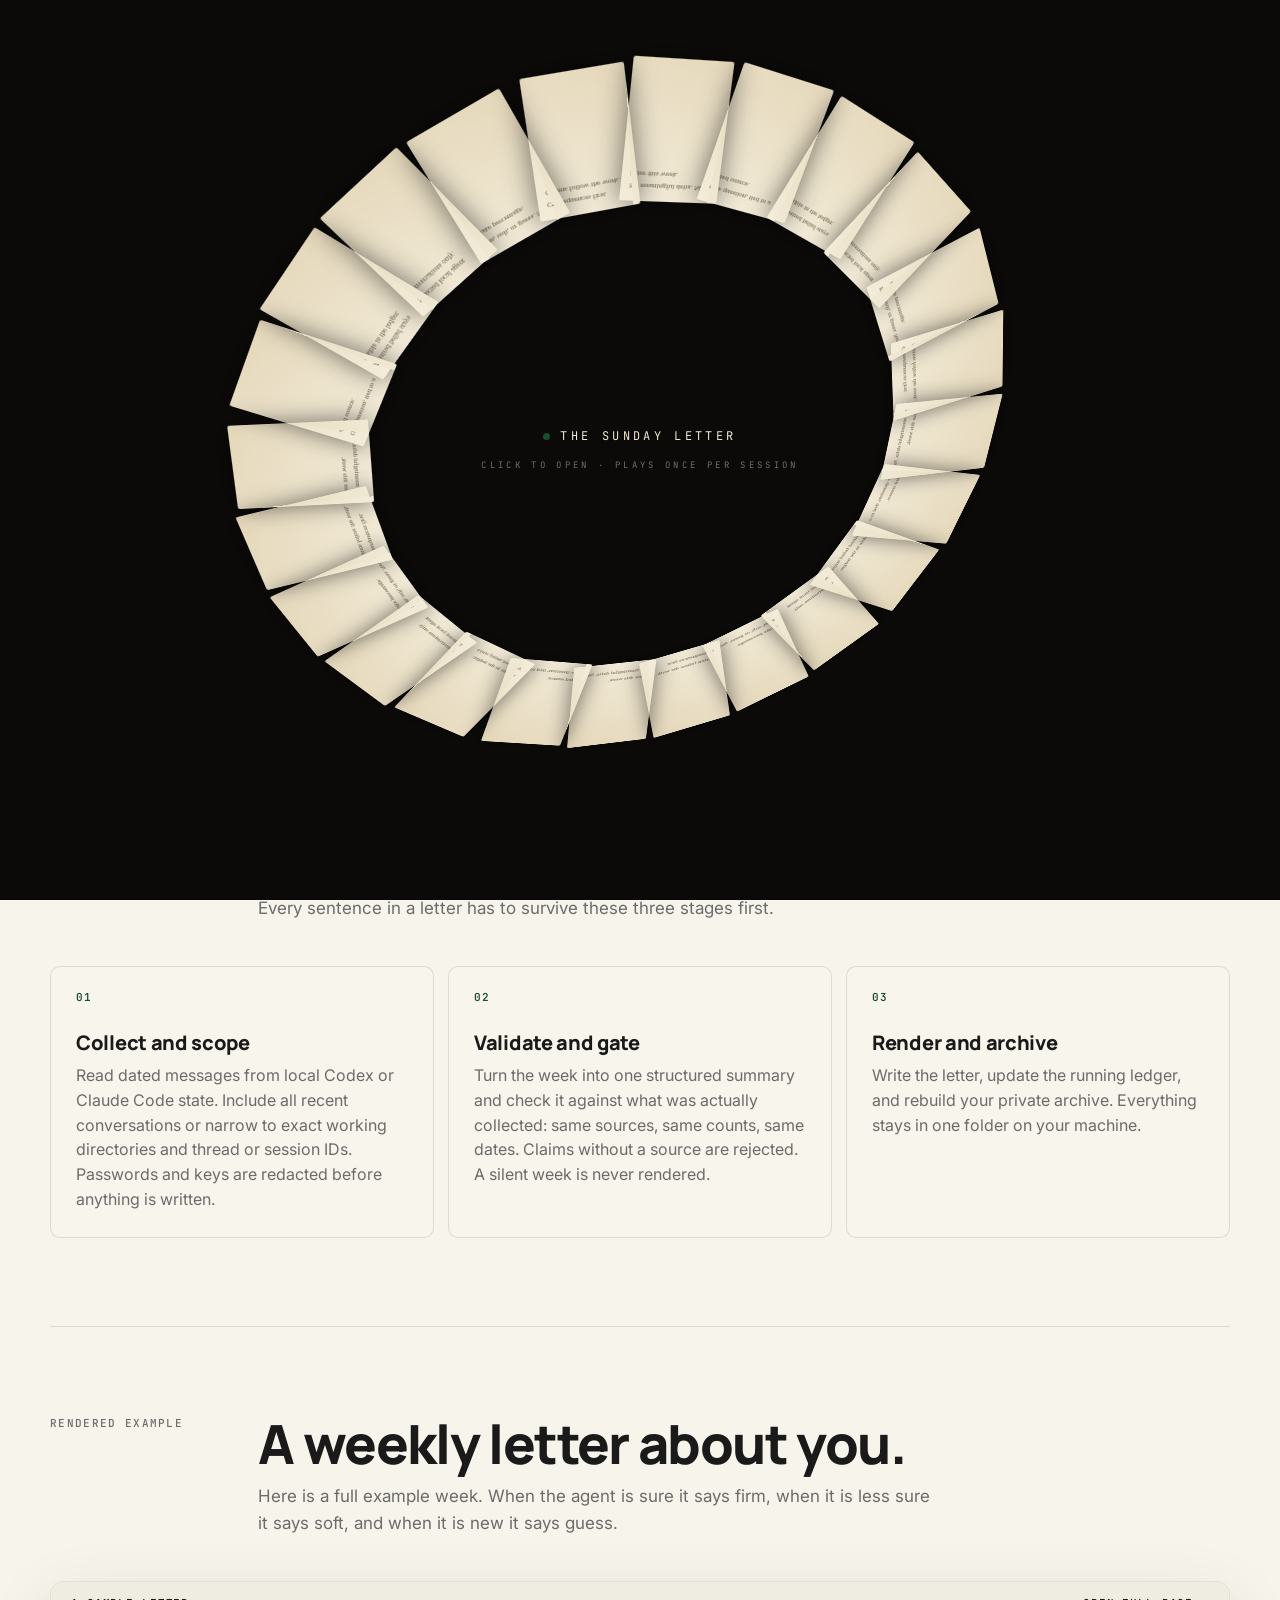
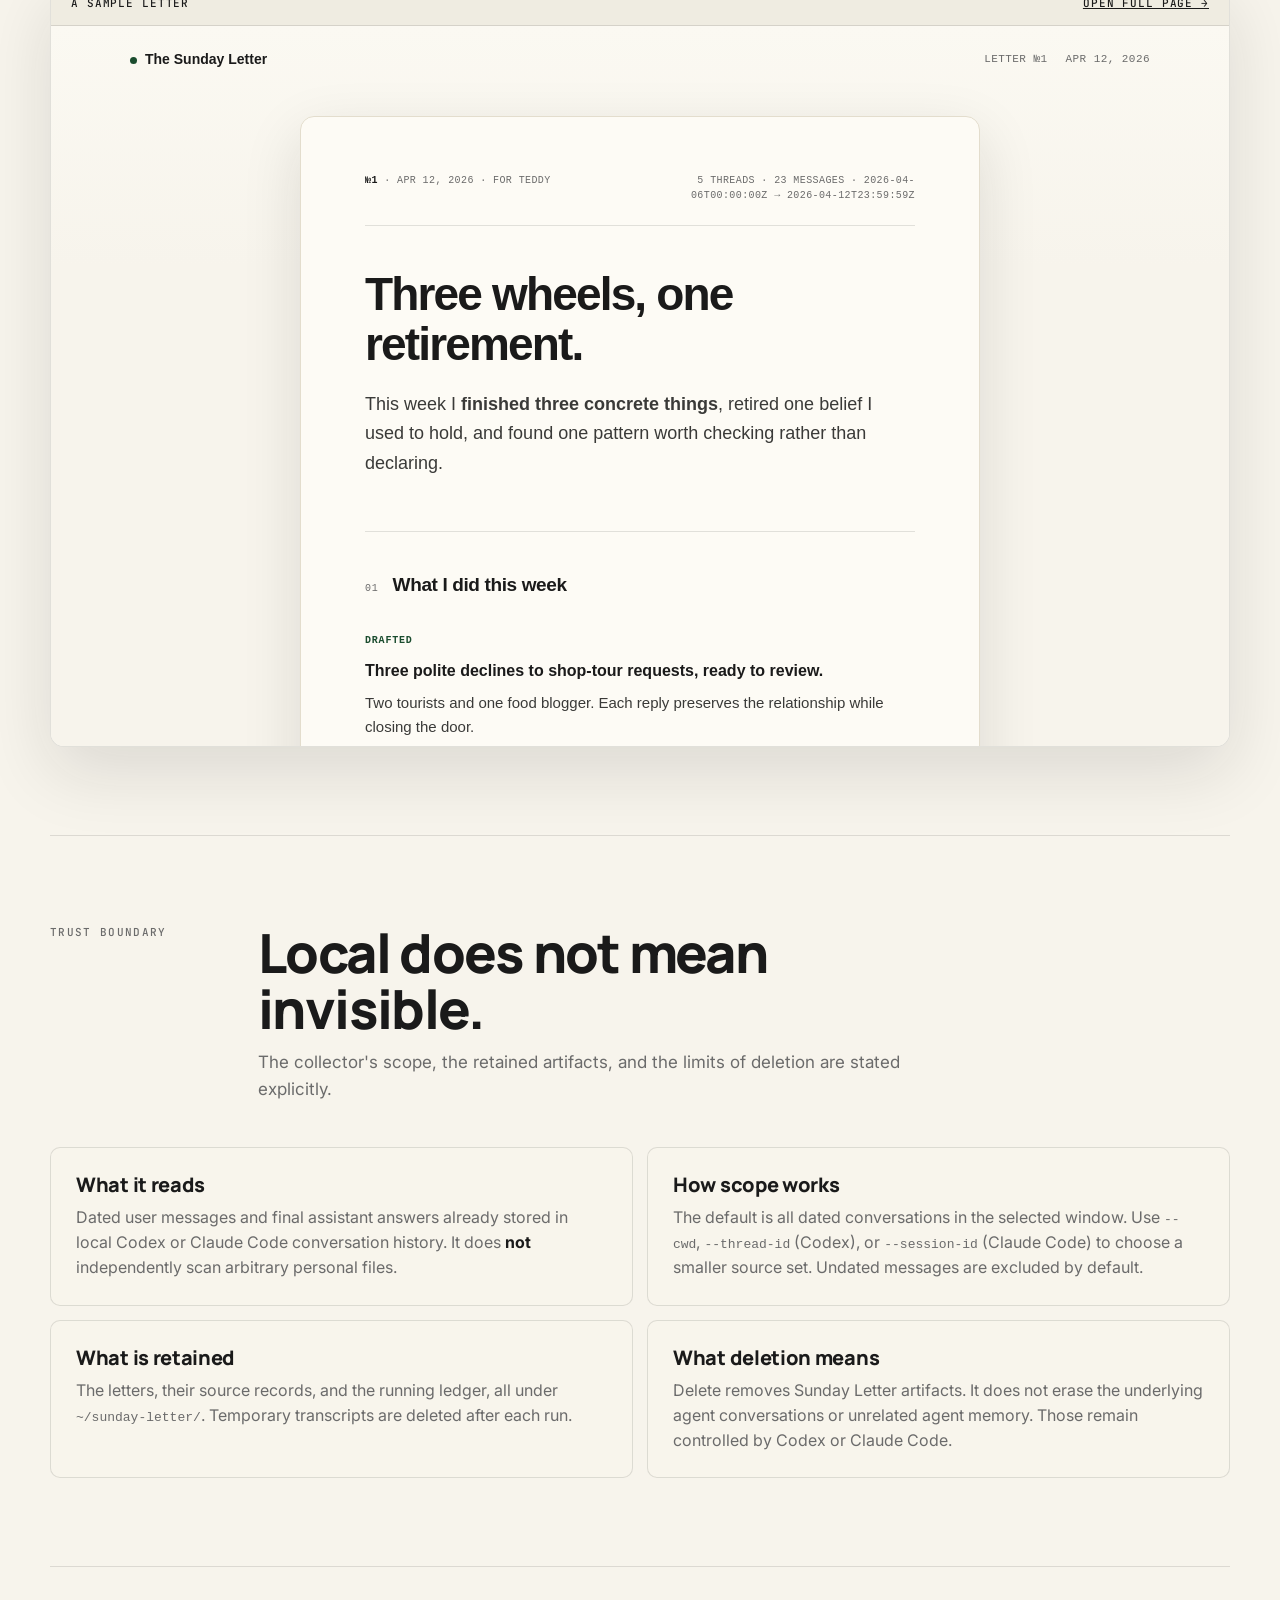
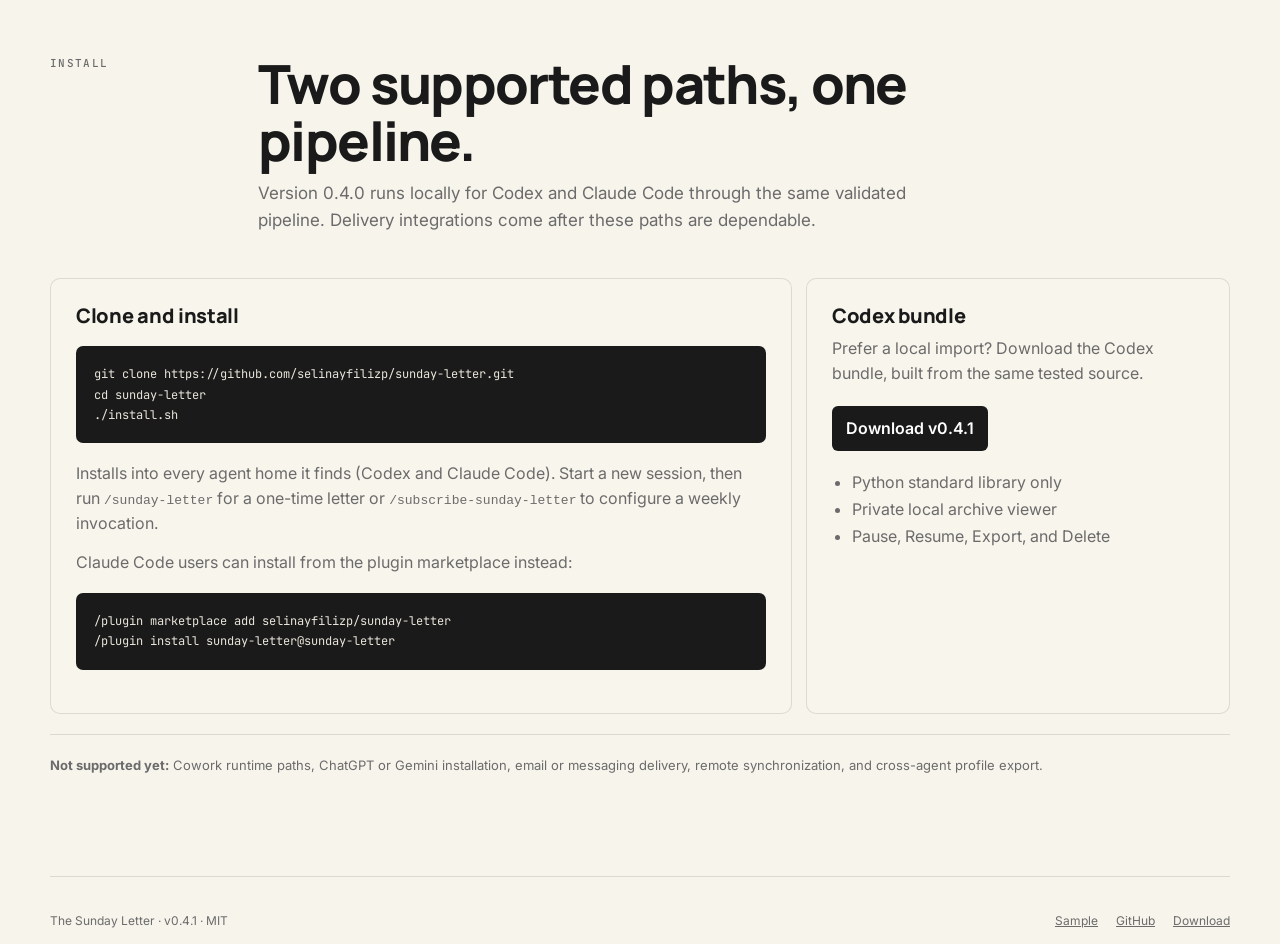
<file: docs/subscribe.html>
<!doctype html>
<html lang="en">
<head><meta charset="utf-8"><meta name="viewport" content="width=device-width,initial-scale=1"><meta http-equiv="refresh" content="0;url=index.html#install"><title>Install · The Sunday Letter</title>
<meta property="og:type" content="website">
<meta property="og:title" content="Install The Sunday Letter">
<meta property="og:description" content="Install the Sunday Letter for Codex or Claude Code and pick your weekly slot.">
<meta property="og:url" content="https://selinayfilizp.github.io/sunday-letter/">
<meta property="og:image" content="https://selinayfilizp.github.io/sunday-letter/og.png">
<meta property="og:image:width" content="1200">
<meta property="og:image:height" content="630">
<meta name="twitter:card" content="summary_large_image">
<meta name="twitter:title" content="Install The Sunday Letter">
<meta name="twitter:description" content="Install the Sunday Letter for Codex or Claude Code and pick your weekly slot.">
<meta name="twitter:image" content="https://selinayfilizp.github.io/sunday-letter/og.png">
</head>
<body><p>Installation now lives on the <a href="index.html#install">main Sunday Letter page</a>.</p></body>
</html>
</file>
